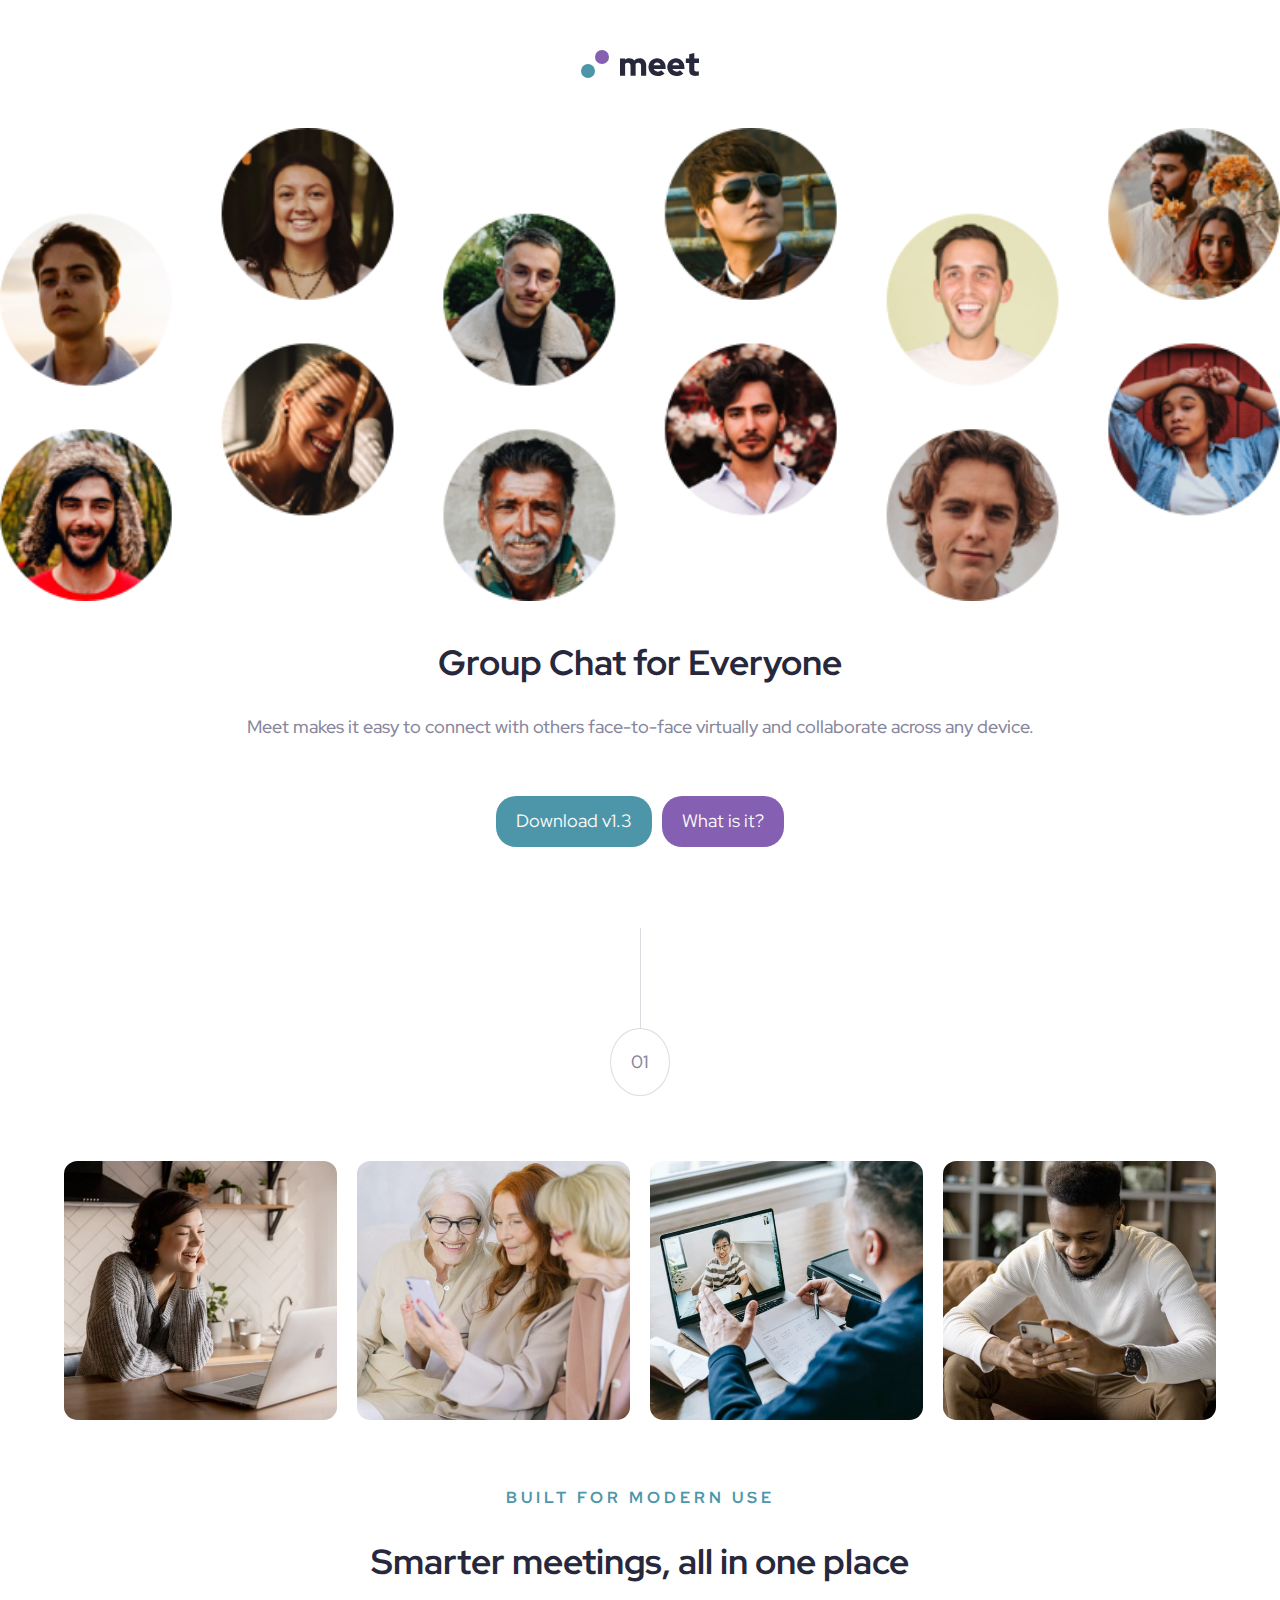
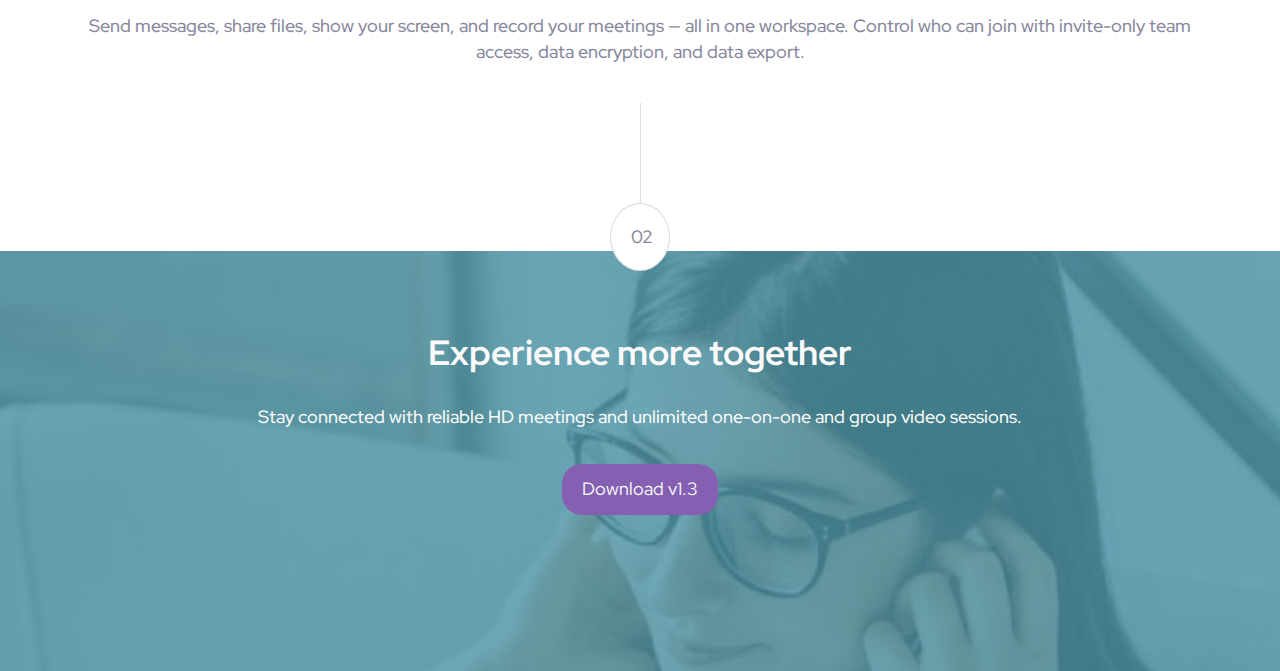
<file: index.html>
<!DOCTYPE html>
<html lang="en">
  <head>
    <meta charset="UTF-8" />
    <meta name="viewport" content="width=device-width, initial-scale=1.0" />

    <link
      rel="icon"
      type="image/png"
      sizes="32x32"
      href="./assets/favicon-32x32.png"
    />

    <title>Frontend Mentor | Meet landing page</title>
    <link rel="preconnect" href="https://fonts.googleapis.com" />
    <link rel="preconnect" href="https://fonts.gstatic.com" crossorigin />
    <link
      href="https://fonts.googleapis.com/css2?family=Red+Hat+Display:wght@300;400;500;700&display=swap"
      rel="stylesheet"
    />
    <link rel="stylesheet" href="./css/normalize.css" />
    <link rel="stylesheet" href="./css/styles.css" />
  </head>
  <body>
    <header>
      <div class="heroMobileContainer">
        <img src="./assets/logo.svg" alt="logo" class="imageLogo" />
        <img src="./assets/tablet/image-hero.png" alt="" class="imageHero" />
        <h2>Group Chat for Everyone</h2>
        <p>
          Meet makes it easy to connect with others face-to-face virtually and
          collaborate across any device.
        </p>
        <div class="btnContainer">
          <a href="#" class="btn btn-blue">Download v1.3</a>
          <a href="#" class="btn btn-purple">What is it?</a>
        </div>
      </div>

      <div class="heroContainer-left">
        <img src="./assets/desktop/image-hero-left.png" alt="" />
      </div>
      <div class="heroContainer-center">
        <img src="./assets/logo.svg" alt="logo" class="imageLogo" />
        <h2>Group Chat for Everyone</h2>
        <p>
          Meet makes it easy to connect with others face-to-face virtually and
          collaborate across any device.
        </p>
      </div>
      <div class="heroContainer-right">
        <img src="./assets/desktop/image-hero-right.png" alt="" />
      </div>
    </header>
    <section>
      <span class="sectionLine"></span>
      <span class="sectionNumber">01</span>
      <div class="imageWrapper">
        <img
          src="./assets/desktop/image-woman-in-videocall.jpg"
          alt="Woman in a videocall"
        />
        <img
          src="./assets/desktop/image-women-videochatting.jpg"
          alt="Women videochatting"
        />
        <img
          src="./assets/desktop/image-men-in-meeting.jpg"
          alt="Men in a virtual meeting"
        />
        <img src="./assets/desktop/image-man-texting.jpg" alt="Man texting" />
      </div>
    </section>
    <section>
      <h3 class="overline">BUILT FOR MODERN USE</h3>
      <h2>Smarter meetings, all in one place</h2>
      <p>
        Send messages, share files, show your screen, and record your meetings —
        all in one workspace. Control who can join with invite-only team access,
        data encryption, and data export.
      </p>
    </section>
    <footer>
      <span class="sectionLine"></span>
      <span class="sectionNumber">02</span>
      <div class="bgPhoto">
        <h2>Experience more together</h2>
        <p>
          Stay connected with reliable HD meetings and unlimited one-on-one and
          group video sessions.
        </p>
        <div class="btnContainer">
          <a href="#" class="btn btn-purple">Download v1.3</a>
        </div>
      </div>
    </footer>
  </body>
</html>
</file>
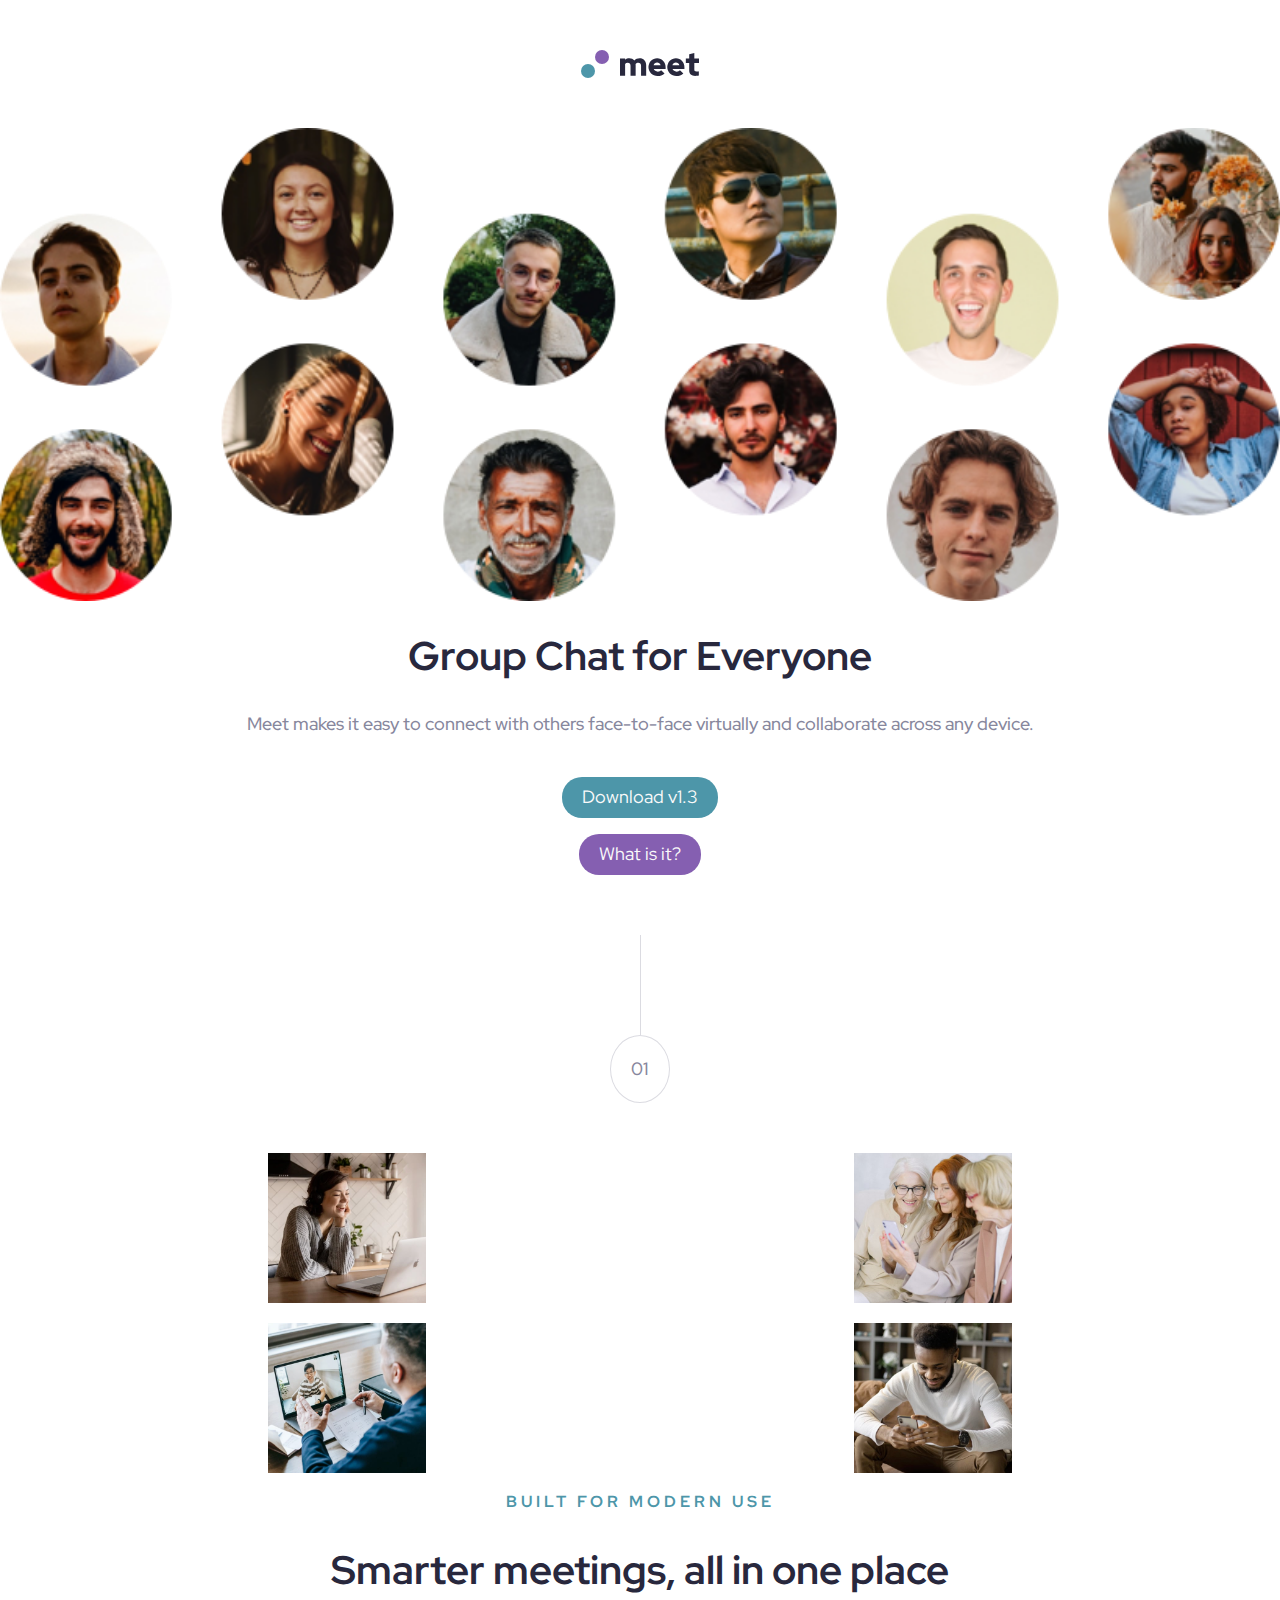
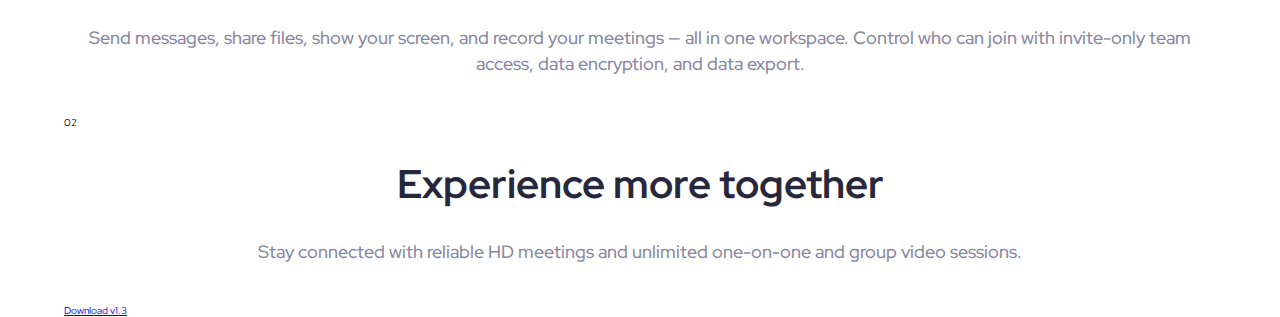
<file: starter-code/index.html>
<!DOCTYPE html>
<html lang="en">
  <head>
    <meta charset="UTF-8" />
    <meta name="viewport" content="width=device-width, initial-scale=1.0" />

    <link
      rel="icon"
      type="image/png"
      sizes="32x32"
      href="./assets/favicon-32x32.png"
    />

    <title>Frontend Mentor | Meet landing page</title>
    <link rel="preconnect" href="https://fonts.googleapis.com" />
    <link rel="preconnect" href="https://fonts.gstatic.com" crossorigin />
    <link
      href="https://fonts.googleapis.com/css2?family=Red+Hat+Display:wght@300;400;500;700&display=swap"
      rel="stylesheet"
    />
    <link rel="stylesheet" href="./css/normalize.css" />
    <link rel="stylesheet" href="./css/styles.css" />
  </head>
  <body>
    <header>
      <img src="./assets/logo.svg" alt="logo" class="imageLogo" />
      <img src="./assets/tablet/image-hero.png" alt="" class="imageHero" />
      <h2>Group Chat for Everyone</h2>
      <p>
        Meet makes it easy to connect with others face-to-face virtually and
        collaborate across any device.
      </p>
      <a href="#" class="btn btn-blue">Download v1.3</a>
      <a href="#" class="btn btn-purple">What is it?</a>
    </header>
    <section>
      <span class="sectionLine"></span>
      <span class="sectionNumber">01</span>
      <div class="imageWrapper">
        <img
          src="./assets/desktop/image-woman-in-videocall.jpg"
          alt="Woman in a videocall"
        />
        <img
          src="./assets/desktop/image-women-videochatting.jpg"
          alt="Women videochatting"
        />
        <img
          src="./assets/desktop/image-men-in-meeting.jpg"
          alt="Men in a virtual meeting"
        />
        <img src="./assets/desktop/image-man-texting.jpg" alt="Man texting" />
      </div>
    </section>
    <section>
      <h3 class="overline">BUILT FOR MODERN USE</h3>
      <h2>Smarter meetings, all in one place</h2>
      <p>
        Send messages, share files, show your screen, and record your meetings —
        all in one workspace. Control who can join with invite-only team access,
        data encryption, and data export.
      </p>
    </section>
    <section>
      <span>02</span>
      <h2>Experience more together</h2>
      <p>
        Stay connected with reliable HD meetings and unlimited one-on-one and
        group video sessions.
      </p>
      <a href="#">Download v1.3</a>
    </section>
  </body>
</html>
</file>
<file: css/styles.css>
html {
  /* 62.5% of 16px base font size is 10px */
  font-size: 62.5%;
  box-sizing: border-box;
}

*,
*:before,
*:after {
  box-sizing: inherit;
}

/******************************************
/* VARIABLES
/*******************************************/
:root {
  --blue: #4d96a9;
  --light-blue: #8fe3f9;
  --purple: #855fb1;
  --light-purple: #d9bbff;
  --dark-text: #28283d;
  --light-text: #87879d;
  --white: #fafafa;
}

/******************************************
/* BASE STYLES
/*******************************************/

body {
  font-family: "Red Hat Display", sans-serif;
}

h1 {
  font-size: 6.4rem;
  line-height: 64px;
}

h2 {
  font-size: 3.525rem;
  line-height: 44px;
}

h1,
h2 {
  color: var(--dark-text);
}

.overline {
  color: var(--blue);
  font-size: 1.6rem;
  line-height: 26px;
  letter-spacing: 4px;
}

p,
.sectionNumber {
  color: var(--light-text);
  font-size: 1.8rem;
  line-height: 26px;
  font-weight: 500;
}

h1,
h2,
p,
.overline {
  text-align: center;
}

header h2 {
  margin-top: 4rem;
}

/******************************************
/* LAYOUT
/*******************************************/
/* Header Styles Start */
header {
  padding-bottom: 65px;
  text-align: center;
}

.heroContainer-left,
.heroContainer-center,
.heroContainer-right {
  display: none;
}
.imageLogo {
  display: block;
  margin: 50px auto;
}

.imageHero {
  display: block;
  height: 100%;
  width: 100%;
}

header p {
  margin-bottom: 40px;
  padding: 0 1.2rem;
}

.btnContainer {
  display: flex;
  flex-direction: column;
  justify-content: center;
  align-items: center;
}

/* Header Styles End*/

section {
  max-width: 90%;
  margin: 0 auto;
}

.sectionLine {
  display: block;
  width: 1px;
  border-left: 1px rgba(135, 135, 156, 0.3) solid;
  height: 100px;
  margin: 0 auto;
}

.sectionNumber {
  display: block;
  width: 60px;
  margin: 0 auto;
  padding: 20px;
  border: 1px rgba(135, 135, 156, 0.3) solid;
  border-radius: 50%;
  background: #fff;
}

section .sectionNumber {
  margin-bottom: 65px;
}

footer .sectionLine,
footer .sectionNumber {
  position: relative;
  top: 20px;
  z-index: 9999;
}

.imageWrapper {
  display: grid;
  grid-template-columns: 1fr 1fr;
  grid-template-columns: 1fr 1fr;
  gap: 20px;
  margin-bottom: 65px;
}

.imageWrapper img {
  object-position: center;
  width: auto;
  height: auto;
  max-width: 100%;
  max-height: 100%;
  object-fit: contain;
  border-radius: 5%;
}

.bgPhoto {
  background-image: linear-gradient(
      rgba(077, 150, 168, 0.8),
      rgba(077, 150, 168, 0.8)
    ),
    url(../assets/mobile/image-footer.jpg);
  height: 420px;
  width: 100%;
  background-position: top;
  background-size: cover;
  background-repeat: no-repeat;
  padding-top: 50px;
}
.bgPhoto p {
  padding: 0 40px;
}

footer h2,
footer p {
  color: var(--white);
}

/******************************************
/* ADDITIONAL STYLES
/*******************************************/
.btn {
  font-size: 1.8rem;
  display: block;
  text-decoration: none;
  text-align: center;
  width: fit-content;
  padding: 15px 20px;
  border-radius: 20px;
  color: var(--white);
}

.btn:first-of-type {
  margin: 16px 0;
}

.btn-blue {
  background: var(--blue);
}
.btn-blue:hover {
  background: var(--light-blue);
}
.btn-purple {
  background: var(--purple);
}
.btn-purple:hover {
  background: var(--light-purple);
}

@media (min-width: 768px) {
  header h2 {
    padding: 0 225px;
  }
  header p {
    padding: 0 150px;
  }
  .btnContainer {
    flex-direction: row;
    gap: 1rem;
  }
  header p + .btn {
    margin-right: 20px;
  }

  .imageWrapper {
    grid-template-columns: 1fr 1fr 1fr 1fr;
  }
}

@media (min-width: 1440px) {
  .heroMobileContainer {
    display: none;
  }

  header {
    display: flex;
  }

  .heroContainer-left,
  .heroContainer-center,
  .heroContainer-right {
    display: contents;
  }

  .heroContainer-left img,
  .heroContainer-right img {
    position: relative;
    top: 100px;
  }

  .heroContainer-center {
    display: flex;
    flex-direction: column;
  }
}
</file>
<file: starter-code/css/styles.css>
html {
  /* 62.5% of 16px base font size is 10px */
  font-size: 62.5%;
  box-sizing: border-box;
}

*,
*:before,
*:after {
  box-sizing: inherit;
}

/******************************************
/* VARIABLES
/*******************************************/
:root {
  --blue: #4d96a9;
  --light-blue: #8fe3f9;
  --purple: #855fb1;
  --light-purple: #d9bbff;
  --dark-text: #28283d;
  --light-text: #87879d;
  --white: #fafafa;
}

/******************************************
/* BASE STYLES
/*******************************************/

body {
  font-family: "Red Hat Display", sans-serif;
}

h1 {
  font-size: 6.4rem;
  line-height: 64px;
}

h2 {
  font-size: 4rem;
  line-height: 44px;
}

h1,
h2 {
  color: var(--dark-text);
}

.overline {
  color: var(--blue);
  font-size: 1.6rem;
  line-height: 26px;
  letter-spacing: 4px;
}

p,
.sectionNumber {
  color: var(--light-text);
  font-size: 1.8rem;
  line-height: 26px;
  font-weight: 500;
}

h1,
h2,
p,
.overline {
  text-align: center;
}

/******************************************
/* LAYOUT
/*******************************************/
/* Header Styles Start */
header {
  padding-bottom: 60px;
}
.imageLogo {
  display: block;
  margin: 50px auto;
}

.imageHero {
  display: block;
  height: 100%;
  width: 100%;
}

p:first-of-type {
  margin-bottom: 40px;
  padding: 0 1.2rem;
}
/* Header Styles End*/

section {
  max-width: 90%;
  margin: 0 auto;
}
.sectionLine {
  display: block;
  width: 1px;
  border-left: 1px rgba(135, 135, 156, 0.3) solid;
  height: 100px;
  margin: 0 auto;
}

.sectionNumber {
  display: block;
  width: 60px;
  margin: 0 auto 50px auto;
  padding: 20px;
  border: 1px rgba(135, 135, 156, 0.3) solid;
  border-radius: 50%;
}

.imageWrapper {
  display: grid;
  grid-template-columns: 1fr 1fr;
  grid-template-columns: 1fr 1fr;
  gap: 20px;
}

.imageWrapper img {
  width: 100%;
  height: 150px;
  object-fit: contain;
  object-position: center;
  border-radius: 16px;
}

footer {
}

/******************************************
/* ADDITIONAL STYLES
/*******************************************/
.btn {
  font-size: 1.8rem;
  display: block;
  text-decoration: none;
  text-align: center;
  margin: 0 auto;
  width: fit-content;
  padding: 10px 20px;
  border-radius: 20px;
  color: var(--white);
}

.btn:first-of-type {
  margin: 16px auto;
}

.btn-blue {
  background: var(--blue);
}

.btn-blue:hover {
  background: var(--light-blue);
}

.btn-purple {
  background: var(--purple);
}

.btn-purple:hover {
  background: var(--light-purple);
}
</file>
